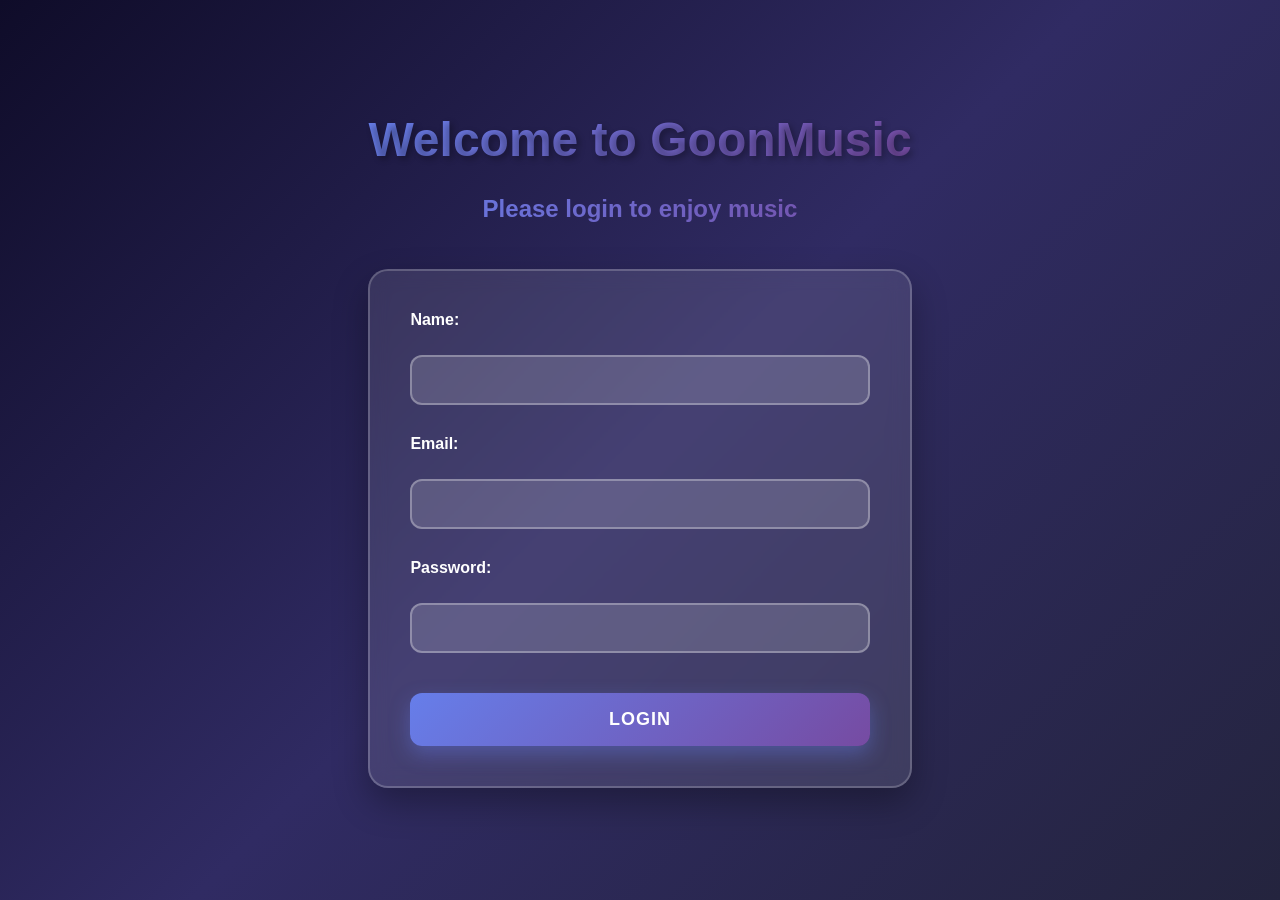
<file: music/index.html>
<!DOCTYPE html>
<html lang="en">
<head>
    <meta charset="UTF-8">
    <meta name="viewport" content="width=device-width, initial-scale=1.0">
    <title>GoonMusic</title>
    <link rel="stylesheet" href="style.css">
</head>
<body>
    <div>
    <h1>Welcome to GoonMusic</h1><br>
    <h2>Please login to enjoy music</h2><br><br>

        <div class="form">
            <form action="home.html" method="get">
                <label for="named">Name:</label><br>
                <input type="text" name="named" required><br>
                <label for="Mail">Email:</label><br>
                <input type="email" name="Mail" required><br>
                <label for="password">Password:</label><br>
                <input type="password" name="password" required><br>
                <button class="formbtn" type="submit">Login</button>
            </form>
        </div>
    </div>
</body>
</html>
</file>
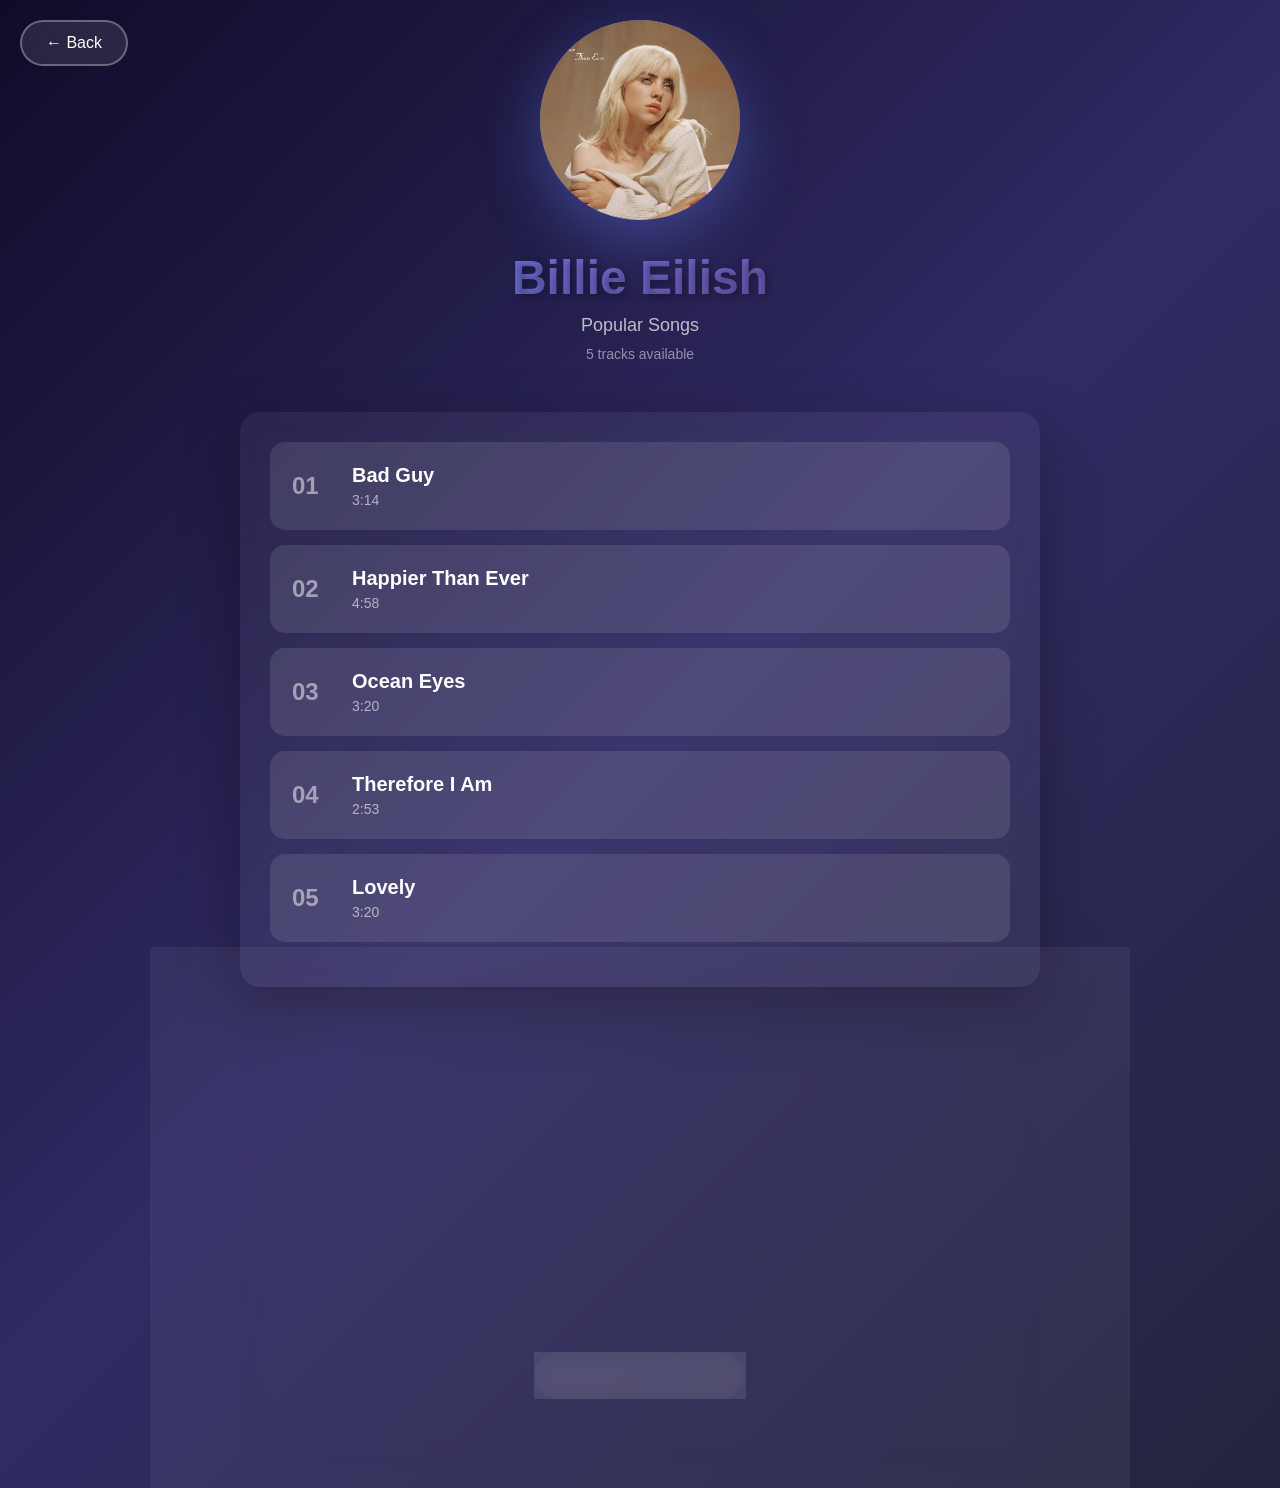
<file: music/Billie.html>
<!DOCTYPE html>
<html lang="en">
<head>
    <meta charset="UTF-8">
    <meta name="viewport" content="width=device-width, initial-scale=1.0">
    <title>Billie Eilish</title>
    <link rel="stylesheet" href="style.css">
</head>
<body>
    <a href="home.html">
        <button class="back-btn" onclick="history.back()">← Back</button>
    </a>
    <div class="container">
        <div class="header">
            <div class="artist-image"><img style="width: 200px; border-radius: 50%;" src="pfps/billie eilish.jpg" alt="Billie Eilish"></div>
            <h1>Billie Eilish</h1>
            <div class="subtitle">Popular Songs</div>
            <div class="song-count">5 tracks available</div>
        </div>

        <div class="songs-container">
            <div class="song-item" onclick="playSong(0, 'Bad Guy', '3:14', 'songs/Billie Eilish - bad guy (Lyrics)-320.mp3')">
                <div class="song-number">01</div>
                <div class="song-info">
                    <div class="song-title">Bad Guy</div>
                    <div class="song-duration">3:14</div>
                </div>
                <div class="play-icon">▶</div>
            </div>

            <div class="song-item" onclick="playSong(1, 'Happier Than Ever', '4:58', 'songs/happier.mpeg')">
                <div class="song-number">02</div>
                <div class="song-info">
                    <div class="song-title">Happier Than Ever</div>
                    <div class="song-duration">4:58</div>
                </div>
                <div class="play-icon">▶</div>
            </div>

            <div class="song-item" onclick="playSong(2, 'Ocean Eyes', '3:20', 'songs/ocean eyes.mpeg')">
                <div class="song-number">03</div>
                <div class="song-info">
                    <div class="song-title">Ocean Eyes</div>
                    <div class="song-duration">3:20</div>
                </div>
                <div class="play-icon">▶</div>
            </div>

            <div class="song-item" onclick="playSong(3, 'Therefore I Am', '2:53', 'songs/therefore.mpeg')">
                <div class="song-number">04</div>
                <div class="song-info">
                    <div class="song-title">Therefore I Am</div>
                    <div class="song-duration">2:53</div>
                </div>
                <div class="play-icon">▶</div>
            </div>

            <div class="song-item" onclick="playSong(4, 'Lovely', '3:20', 'songs/lovely.mp3')">
                <div class="song-number">05</div>
                <div class="song-info">
                    <div class="song-title">Lovely</div>
                    <div class="song-duration">3:20</div>
                </div>
                <div class="play-icon">▶</div>
            </div>
        </div>

        <div class="player-section">
            <div class="now-playing">
                <h3>Now Playing</h3>
                <div class="current-song-title" id="currentSong">Select a song to play</div>
                <div class="current-artist" id="currentArtist"></div>
            </div>

            <audio id="audioPlayer" controls>
                Your browser does not support the audio element.
            </audio>

            <div class="controls">
                <button class="control-btn" onclick="previousSong()">⏮️ Previous</button>
                <button class="control-btn" onclick="playPause()" id="playBtn">▶️ Play</button>
                <button class="control-btn" onclick="nextSong()">⏭️ Next</button>
            </div>

            <div class="upload-section">
                <input type="file" id="musicFile" accept="audio/*" onchange="loadCustomMusic(event)">
                <label for="musicFile" class="file-label">📁 Upload Audio File</label>
                <div class="upload-text">Upload your own music file to play</div>
            </div>
        </div>
    </div>

    <script>
        const songs = [
            { title: "Bad Guy", duration: "3:14", file: "songs/Billie Eilish - bad guy (Lyrics)-320.mp3" },
            { title: "Happier Than Ever", duration: "4:58", file: "songs/happier.mpeg" },
            { title: "Ocean Eyes", duration: "3:20", file: "songs/ocean eyes.mpeg" },
            { title: "Therefore I Am", duration: "2:53", file: "songs/therefore.mpeg" },
            { title: "Lovely", duration: "3:20", file: "songs/lovely.mp3" }
        ];

        let currentSongIndex = -1;
        const audio = document.getElementById('audioPlayer');
        const playBtn = document.getElementById('playBtn');

        function playSong(index, title, duration, filePath) {
            currentSongIndex = index;
            
            document.querySelectorAll('.song-item').forEach(item => item.classList.remove('playing'));
            document.querySelectorAll('.song-item')[index].classList.add('playing');
            
            document.getElementById('currentSong').textContent = title;
            document.getElementById('currentArtist').textContent = 'Billie Eilish';
            
            if (filePath && filePath !== '') {
                audio.src = filePath;
                audio.load();
                audio.play();
                playBtn.textContent = '⏸️ Pause';
            } else {
                alert(`"${title}" by Billie Eilish would play here.\n\nTo actually play music, upload an audio file using the button below!`);
            }
        }

        function playPause() {
            if (audio.src && audio.src !== window.location.href) {
                if (audio.paused) {
                    audio.play();
                    playBtn.textContent = '⏸️ Pause';
                } else {
                    audio.pause();
                    playBtn.textContent = '▶️ Play';
                }
            } else {
                alert('Please select a song or upload a music file first!');
            }
        }

        function nextSong() {
            if (currentSongIndex < 0) {
                currentSongIndex = 0;
            } else {
                currentSongIndex = (currentSongIndex + 1) % songs.length;
            }
            playSong(currentSongIndex, songs[currentSongIndex].title, songs[currentSongIndex].duration, songs[currentSongIndex].file);
        }

        function previousSong() {
            if (currentSongIndex < 0) {
                currentSongIndex = songs.length - 1;
            } else {
                currentSongIndex = (currentSongIndex - 1 + songs.length) % songs.length;
            }
            playSong(currentSongIndex, songs[currentSongIndex].title, songs[currentSongIndex].duration, songs[currentSongIndex].file);
        }

        function loadCustomMusic(event) {
            const file = event.target.files[0];
            if (file) {
                const url = URL.createObjectURL(file);
                audio.src = url;
                
                document.getElementById('currentSong').textContent = file.name;
                document.getElementById('currentArtist').textContent = 'Custom Upload';
                
                playBtn.textContent = '▶️ Play';
            }
        }

        audio.addEventListener('ended', function() {
            playBtn.textContent = '▶️ Play';
            nextSong();
        });
    </script>
</body>
</html>
</file>
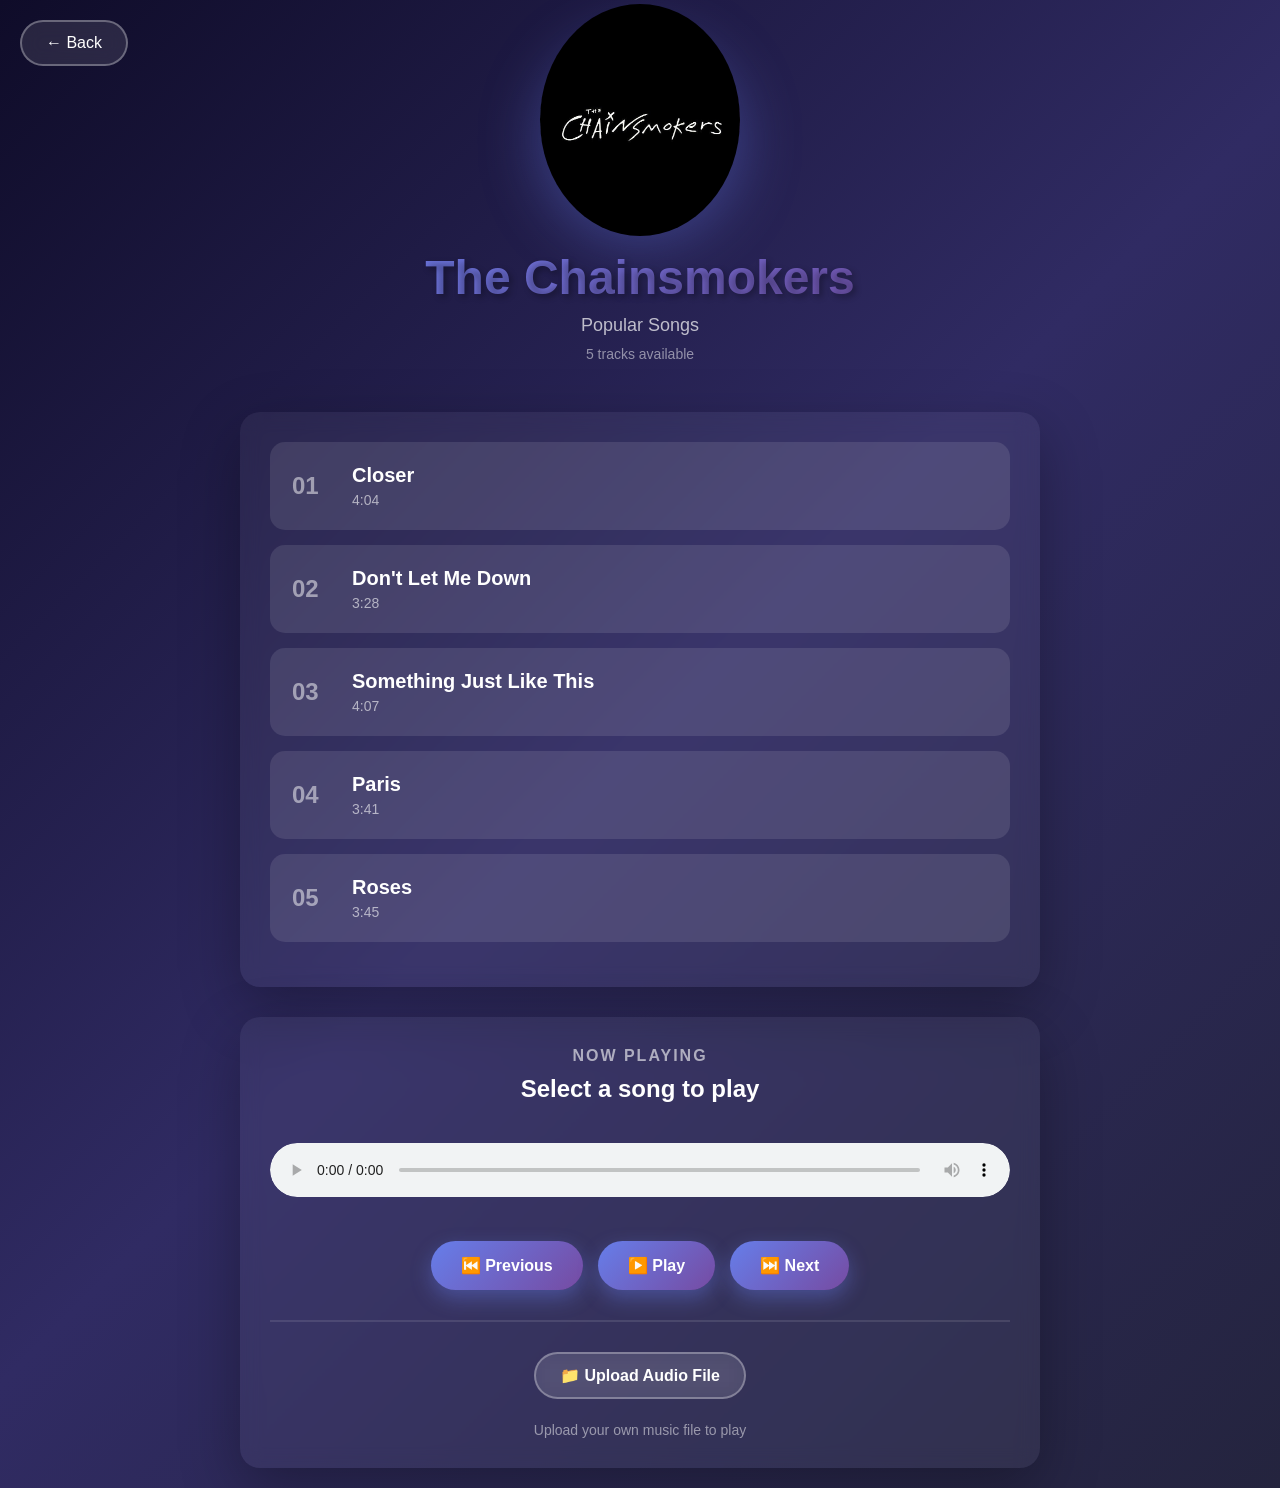
<file: music/Chainsmoker.html>
<!DOCTYPE html>
<html lang="en">
<head>
    <meta charset="UTF-8">
    <meta name="viewport" content="width=device-width, initial-scale=1.0">
    <title>The Chainsmokers+</title>
    <link rel="stylesheet" href="style.css">
</head>
<body>
    <a href="home.html">
        <button class="back-btn" onclick="history.back()">← Back</button>
    </a>
    <div class="container">
        <div class="header">
            <div class="artist-image"><img style="width: 200px; border-radius: 50%;" src="pfps/The chainsmoker.jpg" alt="The Chainsmoker"></div>
            <h1>The Chainsmokers</h1>
            <div class="subtitle">Popular Songs</div>
            <div class="song-count">5 tracks available</div>
        </div>

        <div class="songs-container">
            <div class="song-item" onclick="playSong(0, 'Closer', '4:04')">
                <div class="song-number">01</div>
                <div class="song-info">
                    <div class="song-title">Closer</div>
                    <div class="song-duration">4:04</div>
                </div>
                <div class="play-icon">▶</div>
            </div>

            <div class="song-item" onclick="playSong(1, 'Don\'t Let Me Down', '3:28')">
                <div class="song-number">02</div>
                <div class="song-info">
                    <div class="song-title">Don't Let Me Down</div>
                    <div class="song-duration">3:28</div>
                </div>
                <div class="play-icon">▶</div>
            </div>

            <div class="song-item" onclick="playSong(2, 'Something Just Like This', '4:07')">
                <div class="song-number">03</div>
                <div class="song-info">
                    <div class="song-title">Something Just Like This</div>
                    <div class="song-duration">4:07</div>
                </div>
                <div class="play-icon">▶</div>
            </div>

            <div class="song-item" onclick="playSong(3, 'Paris', '3:41')">
                <div class="song-number">04</div>
                <div class="song-info">
                    <div class="song-title">Paris</div>
                    <div class="song-duration">3:41</div>
                </div>
                <div class="play-icon">▶</div>
            </div>

            <div class="song-item" onclick="playSong(4, 'Roses', '3:45')">
                <div class="song-number">05</div>
                <div class="song-info">
                    <div class="song-title">Roses</div>
                    <div class="song-duration">3:45</div>
                </div>
                <div class="play-icon">▶</div>
            </div>
        </div>

        <div class="player-section">
            <div class="now-playing">
                <h3>Now Playing</h3>
                <div class="current-song-title" id="currentSong">Select a song to play</div>
                <div class="current-artist" id="currentArtist"></div>
            </div>

            <audio id="audioPlayer" controls>
                Your browser does not support the audio element.
            </audio>

            <div class="controls">
                <button class="control-btn" onclick="previousSong()">⏮️ Previous</button>
                <button class="control-btn" onclick="playPause()" id="playBtn">▶️ Play</button>
                <button class="control-btn" onclick="nextSong()">⏭️ Next</button>
            </div>

            <div class="upload-section">
                <input type="file" id="musicFile" accept="audio/*" onchange="loadCustomMusic(event)">
                <label for="musicFile" class="file-label">📁 Upload Audio File</label>
                <div class="upload-text">Upload your own music file to play</div>
            </div>
        </div>
    </div>

    <script>
        const songs = [
            { title: "Closer", duration: "4:04" },
            { title: "Don't Let Me Down", duration: "3:28" },
            { title: "Something Just Like This", duration: "4:07" },
            { title: "Paris", duration: "3:41" },
            { title: "Roses", duration: "3:45" }
        ];

        let currentSongIndex = -1;
        const audio = document.getElementById('audioPlayer');
        const playBtn = document.getElementById('playBtn');

        function playSong(index, title, duration) {
            currentSongIndex = index;
            
            document.querySelectorAll('.song-item').forEach(item => item.classList.remove('playing'));
            document.querySelectorAll('.song-item')[index].classList.add('playing');
            
            document.getElementById('currentSong').textContent = title;
            document.getElementById('currentArtist').textContent = 'The Chainsmokers';
            
            alert(`"${title}" by The Chainsmokers would play here.\n\nTo actually play music, upload an audio file using the button below!`);
        }

        function playPause() {
            if (audio.src && audio.src !== window.location.href) {
                if (audio.paused) {
                    audio.play();
                    playBtn.textContent = '⏸️ Pause';
                } else {
                    audio.pause();
                    playBtn.textContent = '▶️ Play';
                }
            } else {
                alert('Please select a song or upload a music file first!');
            }
        }

        function nextSong() {
            if (currentSongIndex < 0) {
                currentSongIndex = 0;
            } else {
                currentSongIndex = (currentSongIndex + 1) % songs.length;
            }
            playSong(currentSongIndex, songs[currentSongIndex].title, songs[currentSongIndex].duration);
        }

        function previousSong() {
            if (currentSongIndex < 0) {
                currentSongIndex = songs.length - 1;
            } else {
                currentSongIndex = (currentSongIndex - 1 + songs.length) % songs.length;
            }
            playSong(currentSongIndex, songs[currentSongIndex].title, songs[currentSongIndex].duration);
        }

        function loadCustomMusic(event) {
            const file = event.target.files[0];
            if (file) {
                const url = URL.createObjectURL(file);
                audio.src = url;
                
                document.getElementById('currentSong').textContent = file.name;
                document.getElementById('currentArtist').textContent = 'Custom Upload';
                
                playBtn.textContent = '▶️ Play';
            }
        }

        audio.addEventListener('ended', function() {
            playBtn.textContent = '▶️ Play';
            nextSong();
        });
    </script>
</body>
</html>
</file>
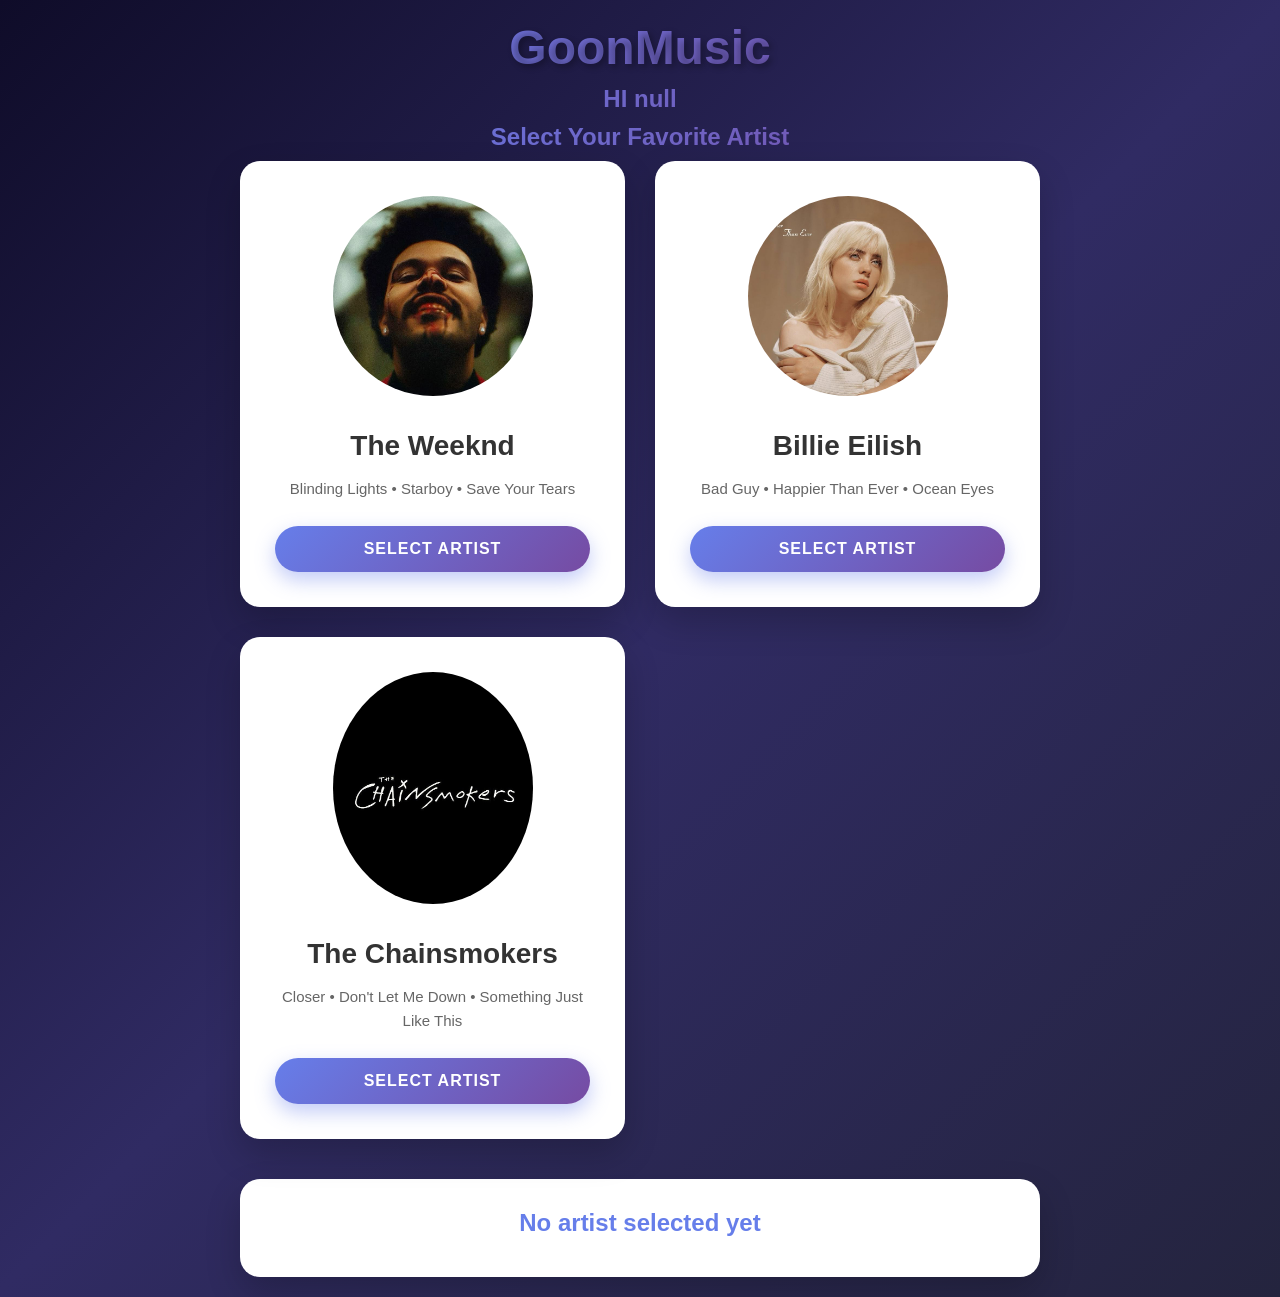
<file: music/home.html>
<!DOCTYPE html>
<html lang="en">
<head>
    <meta charset="UTF-8">
    <meta name="viewport" content="width=device-width, initial-scale=1.0">
    <link rel="stylesheet" href="style.css">
    <title>GoonMusic</title>
</head>
<body>
    <div class="container">
        <h1>GoonMusic</h1>
        
        <h2 id="output"></h2>
        <h2>Select Your Favorite Artist</h2>

        <div class="artists-grid">
            <div class="artist-card" onclick="selectArtist('The Weeknd', this)">
                <div class="artist-icon"><img style="width: 200px; border-radius: 50%;" src="pfps/After Hours The Weeknd.jpg" alt="The Weeknd"></div>
                <div class="artist-name">The Weeknd</div>
                <div class="artist-songs">Blinding Lights • Starboy • Save Your Tears</div>
                <a href="weeknd.html">
                    <button class="select-btn">Select Artist</button>
                </a>
            </div>

            <div class="artist-card" onclick="selectArtist('Billie Eilish', this)">
                <div class="artist-icon"><img style="width: 200px; border-radius: 50%;" src="pfps/billie eilish.jpg" alt="Billie Eilish"></div>
                <div class="artist-name">Billie Eilish</div>
                <div class="artist-songs">Bad Guy • Happier Than Ever • Ocean Eyes</div>
                <a href="Billie.html">
                    <button class="select-btn">Select Artist</button>
                </a>
            </div>

            <div class="artist-card" onclick="selectArtist('The Chainsmokers', this)">
                <div class="artist-icon"><img style="width: 200px; border-radius: 50%;" src="pfps/The chainsmoker.jpg" alt="The Chainsmoker"></div>
                <div class="artist-name">The Chainsmokers</div>
                <div class="artist-songs">Closer • Don't Let Me Down • Something Just Like This</div>
                <a href="Chainsmoker.html">
                    <button class="select-btn">Select Artist</button>
                </a>
            </div>
        </div>

        <div class="selection-display">
            <h3 id="selectedArtist">No artist selected yet</h3>
            <div class="selected-text" id="artistName"></div>
        </div>
    </div>

    <script>
        const params = new URLSearchParams(window.location.search);
    let name = params.get("named");
    document.getElementById("output").innerHTML =
    "HI " + name ;
        let selectedCard = null;

        function selectArtist(artistName, card) {
            // Remove previous selection
            if (selectedCard) {
                selectedCard.classList.remove('selected');
            }

            // Add selection to clicked card
            card.classList.add('selected');
            selectedCard = card;

            // Update display
            document.getElementById('selectedArtist').textContent = 'You selected:';
            document.getElementById('artistName').textContent = artistName;
        }
    </script>
</body>
</html>
</file>
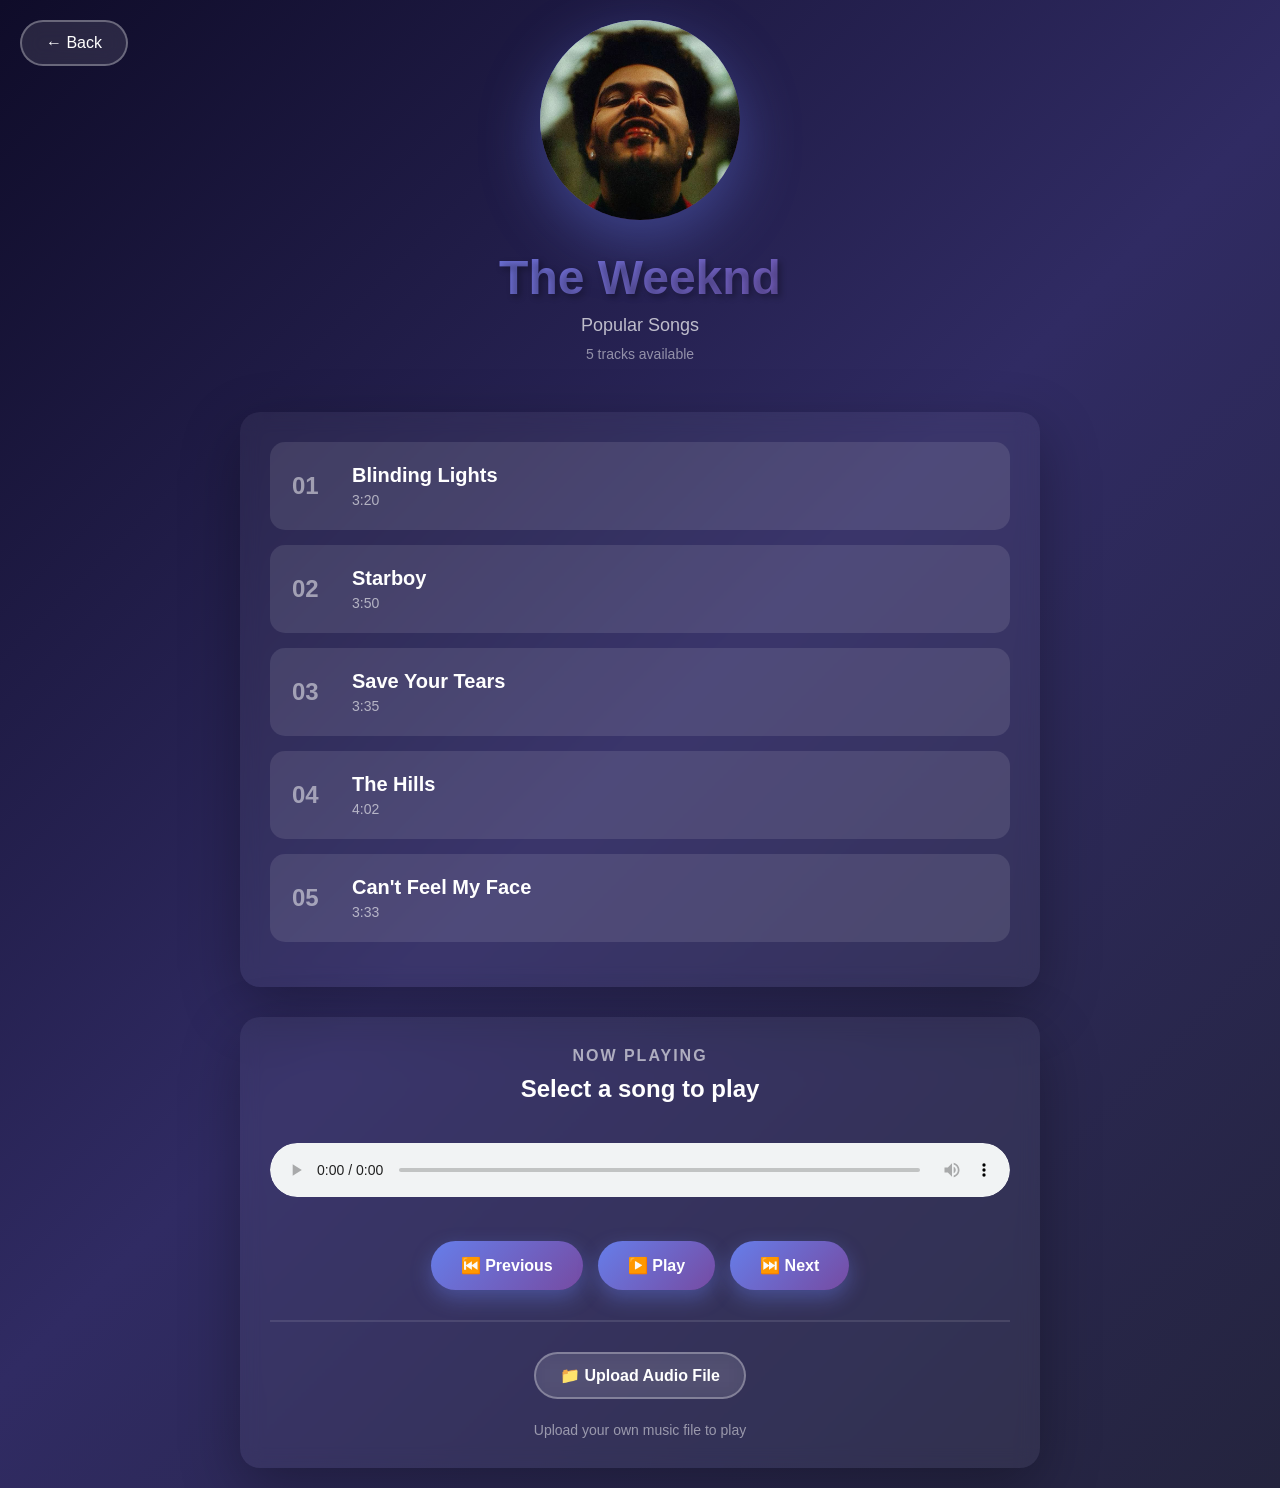
<file: music/weeknd.html>
<!DOCTYPE html>
<html lang="en">
<head>
    <meta charset="UTF-8">
    <meta name="viewport" content="width=device-width, initial-scale=1.0">
    <link rel="stylesheet" href="style.css">
    <title>The Weeknd</title>
</head>
<body>
    <a href="home.html">
        <button class="back-btn" onclick="history.back()">← Back</button>
    </a>
    <div class="container">
        <div class="header">
            <div class="artist-image"><img style="width: 200px; border-radius: 50%;" src="pfps/After Hours The Weeknd.jpg" alt="The Weeknd"></div>
            <h1>The Weeknd</h1>
            <div class="subtitle">Popular Songs</div>
            <div class="song-count">5 tracks available</div>
        </div>

        <div class="songs-container">
            <div class="song-item" onclick="playSong(0, 'Blinding Lights', '3:20', 'songs/blinding ligths.mpeg')">
                <div class="song-number">01</div>
                <div class="song-info">
                    <div class="song-title">Blinding Lights</div>
                    <div class="song-duration">3:20</div>
                </div>
                <div class="play-icon">▶</div>
            </div>

            <div class="song-item" onclick="playSong(1, 'Starboy', '3:50', 'songs/starboy.mpeg')">
                <div class="song-number">02</div>
                <div class="song-info">
                    <div class="song-title">Starboy</div>
                    <div class="song-duration">3:50</div>
                </div>
                <div class="play-icon">▶</div>
            </div>

            <div class="song-item" onclick="playSong(2, 'Save Your Tears', '3:35', 'songs/save tears.mpeg')">
                <div class="song-number">03</div>
                <div class="song-info">
                    <div class="song-title">Save Your Tears</div>
                    <div class="song-duration">3:35</div>
                </div>
                <div class="play-icon">▶</div>
            </div>

            <div class="song-item" onclick="playSong(3, 'The Hills', '4:02', 'songs/hills.mpeg')">
                <div class="song-number">04</div>
                <div class="song-info">
                    <div class="song-title">The Hills</div>
                    <div class="song-duration">4:02</div>
                </div>
                <div class="play-icon">▶</div>
            </div>

            <div class="song-item" onclick="playSong(4, 'Can\'t Feel My Face', '3:33', 'songs/cant feel.mpeg')">
                <div class="song-number">05</div>
                <div class="song-info">
                    <div class="song-title">Can't Feel My Face</div>
                    <div class="song-duration">3:33</div>
                </div>
                <div class="play-icon">▶</div>
            </div>
        </div>

        <div class="player-section">
            <div class="now-playing">
                <h3>Now Playing</h3>
                <div class="current-song-title" id="currentSong">Select a song to play</div>
                <div class="current-artist" id="currentArtist"></div>
            </div>

            <audio id="audioPlayer" controls>
                Your browser does not support the audio element.
            </audio>

            <div class="controls">
                <button class="control-btn" onclick="previousSong()">⏮️ Previous</button>
                <button class="control-btn" onclick="playPause()" id="playBtn">▶️ Play</button>
                <button class="control-btn" onclick="nextSong()">⏭️ Next</button>
            </div>

            <div class="upload-section">
                <input type="file" id="musicFile" accept="audio/*" onchange="loadCustomMusic(event)">
                <label for="musicFile" class="file-label">📁 Upload Audio File</label>
                <div class="upload-text">Upload your own music file to play</div>
            </div>
        </div>
    </div>

    <script>
        const songs = [
            { title: "Blinding Lights", duration: "3:20", file: "songs/blinding ligths.mpeg" },
            { title: "Starboy", duration: "3:50", file: "songs/starboy.mpeg" },
            { title: "Save Your Tears", duration: "3:35", file: "songs/save tears.mpeg" },
            { title: "The Hills", duration: "4:02", file: "songs/hills.mpeg" },
            { title: "Can't Feel My Face", duration: "3:33", file: "songs/cant feel.mpeg" }
        ];

        let currentSongIndex = -1;
        const audio = document.getElementById('audioPlayer');
        const playBtn = document.getElementById('playBtn');

        function playSong(index, title, duration, filePath) {
            currentSongIndex = index;
            
            document.querySelectorAll('.song-item').forEach(item => item.classList.remove('playing'));
            document.querySelectorAll('.song-item')[index].classList.add('playing');
            
            document.getElementById('currentSong').textContent = title;
            document.getElementById('currentArtist').textContent = 'The Weeknd';
            
            if (filePath && filePath !== '') {
                audio.src = filePath;
                audio.load();
                audio.play();
                playBtn.textContent = '⏸️ Pause';
            } else {
                alert(`"${title}" by The Weeknd would play here.\n\nTo actually play music, upload an audio file using the button below!`);
            }
        }

        function playPause() {
            if (audio.src && audio.src !== window.location.href) {
                if (audio.paused) {
                    audio.play();
                    playBtn.textContent = '⏸️ Pause';
                } else {
                    audio.pause();
                    playBtn.textContent = '▶️ Play';
                }
            } else {
                alert('Please select a song or upload a music file first!');
            }
        }

        function nextSong() {
            if (currentSongIndex < 0) {
                currentSongIndex = 0;
            } else {
                currentSongIndex = (currentSongIndex + 1) % songs.length;
            }
            playSong(currentSongIndex, songs[currentSongIndex].title, songs[currentSongIndex].duration, songs[currentSongIndex].file);
        }

        function previousSong() {
            if (currentSongIndex < 0) {
                currentSongIndex = songs.length - 1;
            } else {
                currentSongIndex = (currentSongIndex - 1 + songs.length) % songs.length;
            }
            playSong(currentSongIndex, songs[currentSongIndex].title, songs[currentSongIndex].duration, songs[currentSongIndex].file);
        }

        function loadCustomMusic(event) {
            const file = event.target.files[0];
            if (file) {
                const url = URL.createObjectURL(file);
                audio.src = url;
                
                document.getElementById('currentSong').textContent = file.name;
                document.getElementById('currentArtist').textContent = 'Custom Upload';
                
                playBtn.textContent = '▶️ Play';
            }
        }

        audio.addEventListener('ended', function() {
            playBtn.textContent = '▶️ Play';
            nextSong();
        });
    </script>
</body>
</html>
</file>
<file: music/style.css>
* {
            margin: 0;
            padding: 0;
            box-sizing: border-box;
        }

        body {
            font-family: 'Segoe UI', Tahoma, Geneva, Verdana, sans-serif;
            background: linear-gradient(135deg, #667eea 0%, #764ba2 100%);
            min-height: 100vh;
            display: flex;
            justify-content: center;
            align-items: center;
            padding: 20px;
        }

        .container {
            max-width: 1200px;
            width: 100%;
        }

        h1 {
            text-align: center;
            color: white;
            font-size: 48px;
            margin-bottom: 15px;
            text-shadow: 3px 3px 6px rgba(0, 0, 0, 0.3);
            animation: fadeInDown 0.8s ease;
        }

        .artists-grid {
            display: grid;
            grid-template-columns: repeat(auto-fit, minmax(280px, 1fr));
            gap: 30px;
            margin-bottom: 40px;
        }

        .artist-card {
            background: white;
            border-radius: 20px;
            padding: 35px;
            box-shadow: 0 15px 35px rgba(0, 0, 0, 0.2);
            transition: all 0.4s cubic-bezier(0.175, 0.885, 0.32, 1.275);
            cursor: pointer;
            position: relative;
            overflow: hidden;
            animation: fadeInUp 0.6s ease backwards;
        }

        .artist-card:nth-child(1) { animation-delay: 0.1s; }
        .artist-card:nth-child(2) { animation-delay: 0.2s; }
        .artist-card:nth-child(3) { animation-delay: 0.3s; }
        .artist-card:nth-child(4) { animation-delay: 0.4s; }
        .artist-card:nth-child(5) { animation-delay: 0.5s; }

        .artist-card::before {
            content: '';
            position: absolute;
            top: 0;
            left: 0;
            width: 100%;
            height: 5px;
            background: linear-gradient(90deg, #667eea, #764ba2);
            transform: scaleX(0);
            transition: transform 0.4s ease;
        }

        .artist-card:hover::before {
            transform: scaleX(1);
        }

        .artist-card:hover {
            transform: translateY(-10px) scale(1.02);
            box-shadow: 0 25px 50px rgba(0, 0, 0, 0.3);
            background: linear-gradient(135deg, #8698e6 0%, #946abe 100%);
        }

        .artist-card.selected {
            background: linear-gradient(135deg, #667eea 0%, #764ba2 100%);
            color: white;
            transform: translateY(-10px) scale(1.05);
        }

        .artist-icon {
            font-size: 60px;
            text-align: center;
            margin-bottom: 20px;
        }

        .artist-name {
            font-size: 28px;
            font-weight: bold;
            text-align: center;
            margin-bottom: 15px;
            color: #333;
        }

        .artist-card.selected .artist-name {
            color: white;
        }

        .artist-songs {
            font-size: 15px;
            text-align: center;
            color: #666;
            margin-bottom: 25px;
            line-height: 1.6;
        }

        .artist-card.selected .artist-songs {
            color: rgba(255, 255, 255, 0.9);
        }

        .select-btn {
            width: 100%;
            padding: 14px 28px;
            background: linear-gradient(135deg, #667eea 0%, #764ba2 100%);
            color: white;
            border: none;
            border-radius: 30px;
            font-size: 16px;
            font-weight: bold;
            cursor: pointer;
            transition: all 0.3s ease;
            box-shadow: 0 8px 20px rgba(102, 126, 234, 0.4);
            text-transform: uppercase;
            letter-spacing: 1px;
        }

        .select-btn:hover {
            transform: translateY(-2px);
            box-shadow: 0 12px 25px rgba(102, 126, 234, 0.5);
        }

        .select-btn:active {
            transform: translateY(0);
        }

        .artist-card.selected .select-btn {
            background: white;
            color: #667eea;
            box-shadow: 0 8px 20px rgba(255, 255, 255, 0.3);
        }

        .selection-display {
            background: white;
            border-radius: 20px;
            padding: 30px;
            text-align: center;
            box-shadow: 0 15px 35px rgba(0, 0, 0, 0.2);
            animation: fadeInUp 0.8s ease;
        }

        .selection-display h3 {
            font-size: 24px;
            color: #667eea;
            margin: 0;
        }

        .selected-text {
            font-size: 32px;
            font-weight: bold;
            background: linear-gradient(135deg, #667eea 0%, #764ba2 100%);
            -webkit-background-clip: text;
            -webkit-text-fill-color: transparent;
            background-clip: text;
            margin-top: 10px;
        }

        @keyframes fadeInDown {
            from {
                opacity: 0;
                transform: translateY(-30px);
            }
            to {
                opacity: 1;
                transform: translateY(0);
            }
        }

        @keyframes fadeInUp {
            from {
                opacity: 0;
                transform: translateY(30px);
            }
            to {
                opacity: 1;
                transform: translateY(0);
            }
        }

        @media (max-width: 768px) {
            h1 {
                font-size: 36px;
            }
            
            h2 {
                font-size: 18px;
            }
            
            .artists-grid {
                grid-template-columns: 1fr;
            }
        }
        * {
            margin: 0;
            padding: 0;
            box-sizing: border-box;
        }

        body {
            font-family: 'Segoe UI', Tahoma, Geneva, Verdana, sans-serif;
            background: linear-gradient(135deg, #0f0c29, #302b63, #24243e);
            min-height: 100vh;
            padding: 20px;
            color: white;
        }

        .container {
            max-width: 800px;
            margin: 0 auto;
        }

        .header {
            text-align: center;
            margin-bottom: 50px;
            animation: fadeInDown 0.8s ease;
        }

        .back-btn {
            position: absolute;
            top: 20px;
            left: 20px;
            padding: 12px 24px;
            background: rgba(255, 255, 255, 0.1);
            color: white;
            border: 2px solid rgba(255, 255, 255, 0.3);
            border-radius: 30px;
            font-size: 16px;
            cursor: pointer;
            transition: all 0.3s ease;
            backdrop-filter: blur(10px);
        }

        .back-btn:hover {
            background: rgba(255, 255, 255, 0.2);
            transform: translateX(-5px);
        }

        .artist-image {
            width: 200px;
            height: 200px;
            border-radius: 50%;
            margin: 0 auto 30px;
            background: linear-gradient(135deg, #667eea 0%, #764ba2 100%);
            display: flex;
            align-items: center;
            justify-content: center;
            font-size: 80px;
            box-shadow: 0 20px 60px rgba(102, 126, 234, 0.4);
            animation: pulse 2s ease-in-out infinite;
        }

        h1 {
            font-size: 48px;
            margin-bottom: 10px;
            background: linear-gradient(135deg, #667eea 0%, #764ba2 100%);
            -webkit-background-clip: text;
            -webkit-text-fill-color: transparent;
            background-clip: text;
        }
        h2 {
            font-size: 24px;
            text-align: center;
            margin-bottom: 10px;
            background: linear-gradient(135deg, #667eea 0%, #764ba2 100%);
            -webkit-background-clip: text;
            -webkit-text-fill-color: transparent;
            background-clip: text;
        }

        .subtitle {
            font-size: 18px;
            color: rgba(255, 255, 255, 0.7);
            margin-bottom: 10px;
        }

        .song-count {
            font-size: 14px;
            color: rgba(255, 255, 255, 0.5);
        }

        .songs-container {
            background: rgba(255, 255, 255, 0.05);
            border-radius: 20px;
            padding: 30px;
            backdrop-filter: blur(10px);
            box-shadow: 0 20px 60px rgba(0, 0, 0, 0.3);
            margin-bottom: 30px;
        }

        .song-item {
            background: rgba(255, 255, 255, 0.1);
            border-radius: 15px;
            padding: 20px;
            margin-bottom: 15px;
            cursor: pointer;
            transition: all 0.3s ease;
            display: flex;
            align-items: center;
            gap: 20px;
            border: 2px solid transparent;
            animation: fadeInUp 0.6s ease backwards;
        }

        .song-item:nth-child(1) { animation-delay: 0.1s; }
        .song-item:nth-child(2) { animation-delay: 0.2s; }
        .song-item:nth-child(3) { animation-delay: 0.3s; }
        .song-item:nth-child(4) { animation-delay: 0.4s; }
        .song-item:nth-child(5) { animation-delay: 0.5s; }

        .song-item:hover {
            background: rgba(255, 255, 255, 0.15);
            transform: translateX(10px);
            border-color: rgba(102, 126, 234, 0.5);
        }

        .song-item.playing {
            background: linear-gradient(135deg, #667eea 0%, #764ba2 100%);
            border-color: white;
            box-shadow: 0 10px 30px rgba(102, 126, 234, 0.5);
        }

        .song-number {
            font-size: 24px;
            font-weight: bold;
            color: rgba(255, 255, 255, 0.5);
            min-width: 40px;
        }

        .song-item.playing .song-number {
            color: white;
        }

        .song-info {
            flex: 1;
        }

        .song-title {
            font-size: 20px;
            font-weight: bold;
            margin-bottom: 5px;
        }

        .song-duration {
            font-size: 14px;
            color: rgba(255, 255, 255, 0.6);
        }

        .song-item.playing .song-duration {
            color: rgba(255, 255, 255, 0.9);
        }

        .play-icon {
            font-size: 30px;
            opacity: 0;
            transition: opacity 0.3s ease;
        }

        .song-item:hover .play-icon {
            opacity: 1;
        }

        .song-item.playing .play-icon {
            opacity: 1;
            animation: spin 2s linear infinite;
        }

        .player-section {
            background: rgba(255, 255, 255, 0.05);
            border-radius: 20px;
            padding: 30px;
            backdrop-filter: blur(10px);
            box-shadow: 0 20px 60px rgba(0, 0, 0, 0.3);
            animation: fadeInUp 0.8s ease;
        }

        .now-playing {
            text-align: center;
            margin-bottom: 20px;
        }

        .now-playing h3 {
            font-size: 16px;
            color: rgba(255, 255, 255, 0.6);
            margin-bottom: 10px;
            text-transform: uppercase;
            letter-spacing: 2px;
        }

        .current-song-title {
            font-size: 24px;
            font-weight: bold;
            margin-bottom: 5px;
        }

        .current-artist {
            font-size: 18px;
            color: rgba(255, 255, 255, 0.7);
        }

        audio {
            width: 100%;
            margin: 20px 0;
            border-radius: 30px;
        }

        .controls {
            display: flex;
            justify-content: center;
            gap: 15px;
            margin-top: 20px;
        }

        .control-btn {
            background: linear-gradient(135deg, #667eea 0%, #764ba2 100%);
            color: white;
            border: none;
            padding: 15px 30px;
            border-radius: 30px;
            cursor: pointer;
            font-size: 16px;
            font-weight: bold;
            transition: all 0.3s ease;
            box-shadow: 0 8px 20px rgba(102, 126, 234, 0.4);
        }

        .control-btn:hover {
            transform: translateY(-3px);
            box-shadow: 0 12px 30px rgba(102, 126, 234, 0.6);
        }

        .control-btn:active {
            transform: translateY(0);
        }

        .upload-section {
            text-align: center;
            margin-top: 30px;
            padding-top: 30px;
            border-top: 2px solid rgba(255, 255, 255, 0.1);
        }

        input[type="file"] {
            display: none;
        }

        .file-label {
            display: inline-block;
            background: rgba(255, 255, 255, 0.1);
            color: white;
            padding: 12px 24px;
            border-radius: 30px;
            cursor: pointer;
            font-size: 16px;
            transition: all 0.3s ease;
            border: 2px solid rgba(255, 255, 255, 0.3);
            backdrop-filter: blur(10px);
        }

        .file-label:hover {
            background: rgba(255, 255, 255, 0.2);
            transform: translateY(-2px);
        }

        .upload-text {
            margin-top: 15px;
            font-size: 14px;
            color: rgba(255, 255, 255, 0.5);
        }

        @keyframes fadeInDown {
            from {
                opacity: 0;
                transform: translateY(-30px);
            }
            to {
                opacity: 1;
                transform: translateY(0);
            }
        }

        @keyframes fadeInUp {
            from {
                opacity: 0;
                transform: translateY(30px);
            }
            to {
                opacity: 1;
                transform: translateY(0);
            }
        }

        @keyframes pulse {
            0%, 100% {
                transform: scale(1);
            }
            50% {
                transform: scale(1.05);
            }
        }

        @keyframes spin {
            from {
                transform: rotate(0deg);
            }
            to {
                transform: rotate(360deg);
            }
        }

        @media (max-width: 768px) {
            h1 {
                font-size: 36px;
            }
            
            .artist-image {
                width: 150px;
                height: 150px;
                font-size: 60px;
            }
            
            .song-title {
                font-size: 18px;
            }
        }
        .form {
            background: rgba(255, 255, 255, 0.1);
            border-radius: 20px;
            padding: 40px;
            box-shadow: 0 15px 35px rgba(0, 0, 0, 0.3);
            animation: fadeInUp 0.8s ease;
            backdrop-filter: blur(10px);
            border: 2px solid rgba(255, 255, 255, 0.2);
        }

        form {
            text-align: left;
        }

        label {
            display: block;
            color: white;
            font-size: 16px;
            font-weight: 600;
            margin-bottom: 8px;
            margin-top: 20px;
        }

        label:first-of-type {
            margin-top: 0;
        }

        input[type="text"],
        input[type="email"],
        input[type="password"] {
            width: 100%;
            padding: 14px 18px;
            border: 2px solid rgba(255, 255, 255, 0.3);
            border-radius: 12px;
            font-size: 16px;
            transition: all 0.3s ease;
            background: rgba(255, 255, 255, 0.15);
            margin-bottom: 10px;
            color: white;
        }

        input[type="text"]:focus,
        input[type="email"]:focus,
        input[type="password"]:focus {
            outline: none;
            border-color: white;
            background: rgba(255, 255, 255, 0.25);
            box-shadow: 0 0 0 3px rgba(255, 255, 255, 0.1);
        }

        input[type="text"]::placeholder,
        input[type="email"]::placeholder,
        input[type="password"]::placeholder {
            color: rgba(255, 255, 255, 0.6);
        }

        .formbtn {
            width: 100%;
            padding: 16px;
            background: linear-gradient(135deg, #667eea 0%, #764ba2 100%);
            color: white;
            border: none;
            border-radius: 12px;
            font-size: 18px;
            font-weight: bold;
            cursor: pointer;
            margin-top: 30px;
            transition: all 0.3s ease;
            box-shadow: 0 8px 20px rgba(102, 126, 234, 0.4);
            text-transform: uppercase;
            letter-spacing: 1px;
        }

        .formbtn:hover {
            transform: translateY(-2px);
            box-shadow: 0 12px 25px rgba(102, 126, 234, 0.5);
        }

        .formbtn:active {
            transform: translateY(0);
        }

        @keyframes fadeInDown {
            from {
                opacity: 0;
                transform: translateY(-30px);
            }
            to {
                opacity: 1;
                transform: translateY(0);
            }
        }

        @keyframes fadeInUp {
            from {
                opacity: 0;
                transform: translateY(30px);
            }
            to {
                opacity: 1;
                transform: translateY(0);
            }
        }

        @media (max-width: 768px) {
            h1 {
                font-size: 36px;
            }
            
            h2 {
                font-size: 18px;
            }

            .form {
                padding: 30px 25px;
            }
        }
</file>
